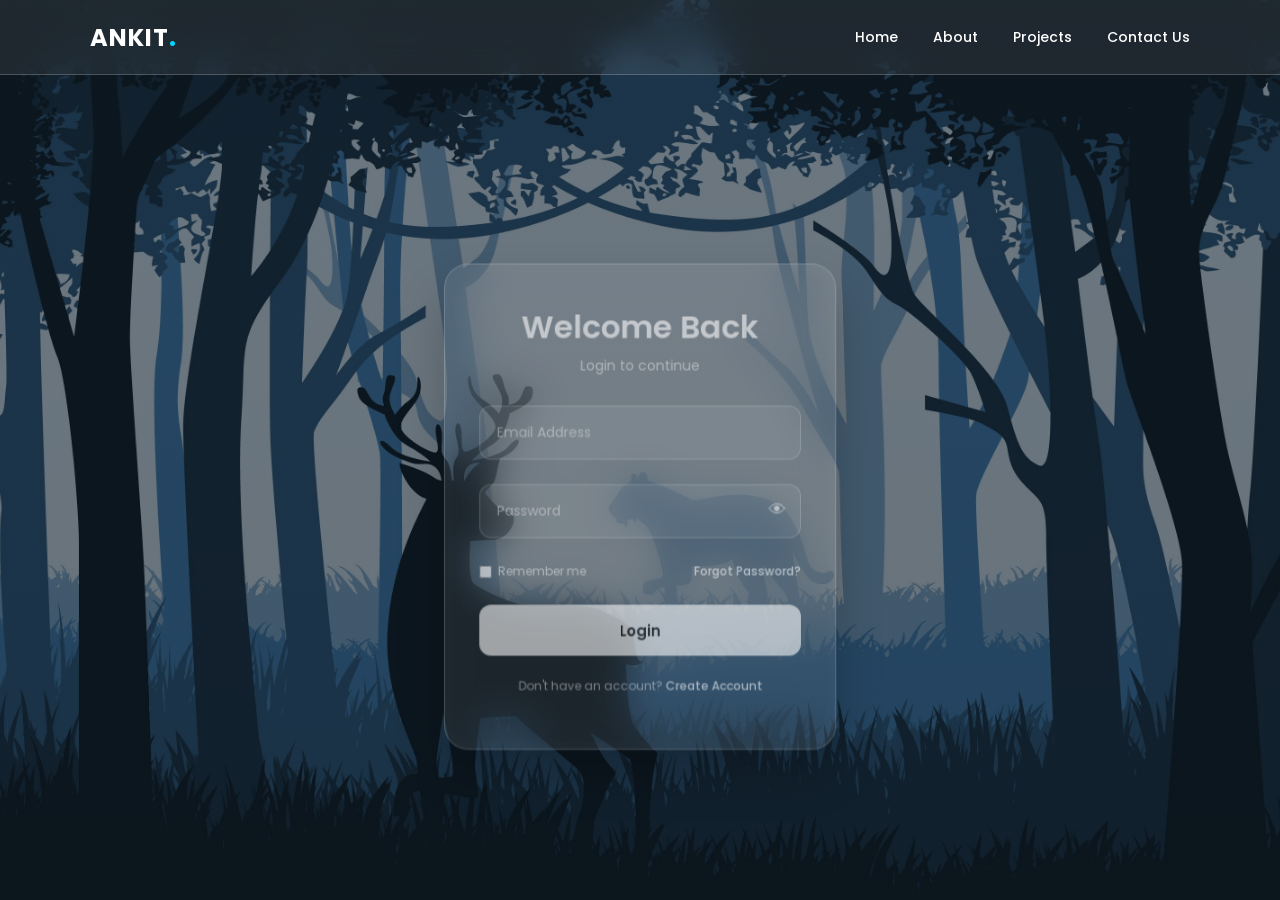
<file: index.html>
<!DOCTYPE html>
<html lang="en">
<head>
    <meta charset="UTF-8">
    <meta name="viewport" content="width=device-width, initial-scale=1.0">
    <meta http-equiv="refresh" content="0; url=glass-login/index.html">
    <title>Ankit Kumar</title>
</head>
<body>
</body>
</html>
</file>
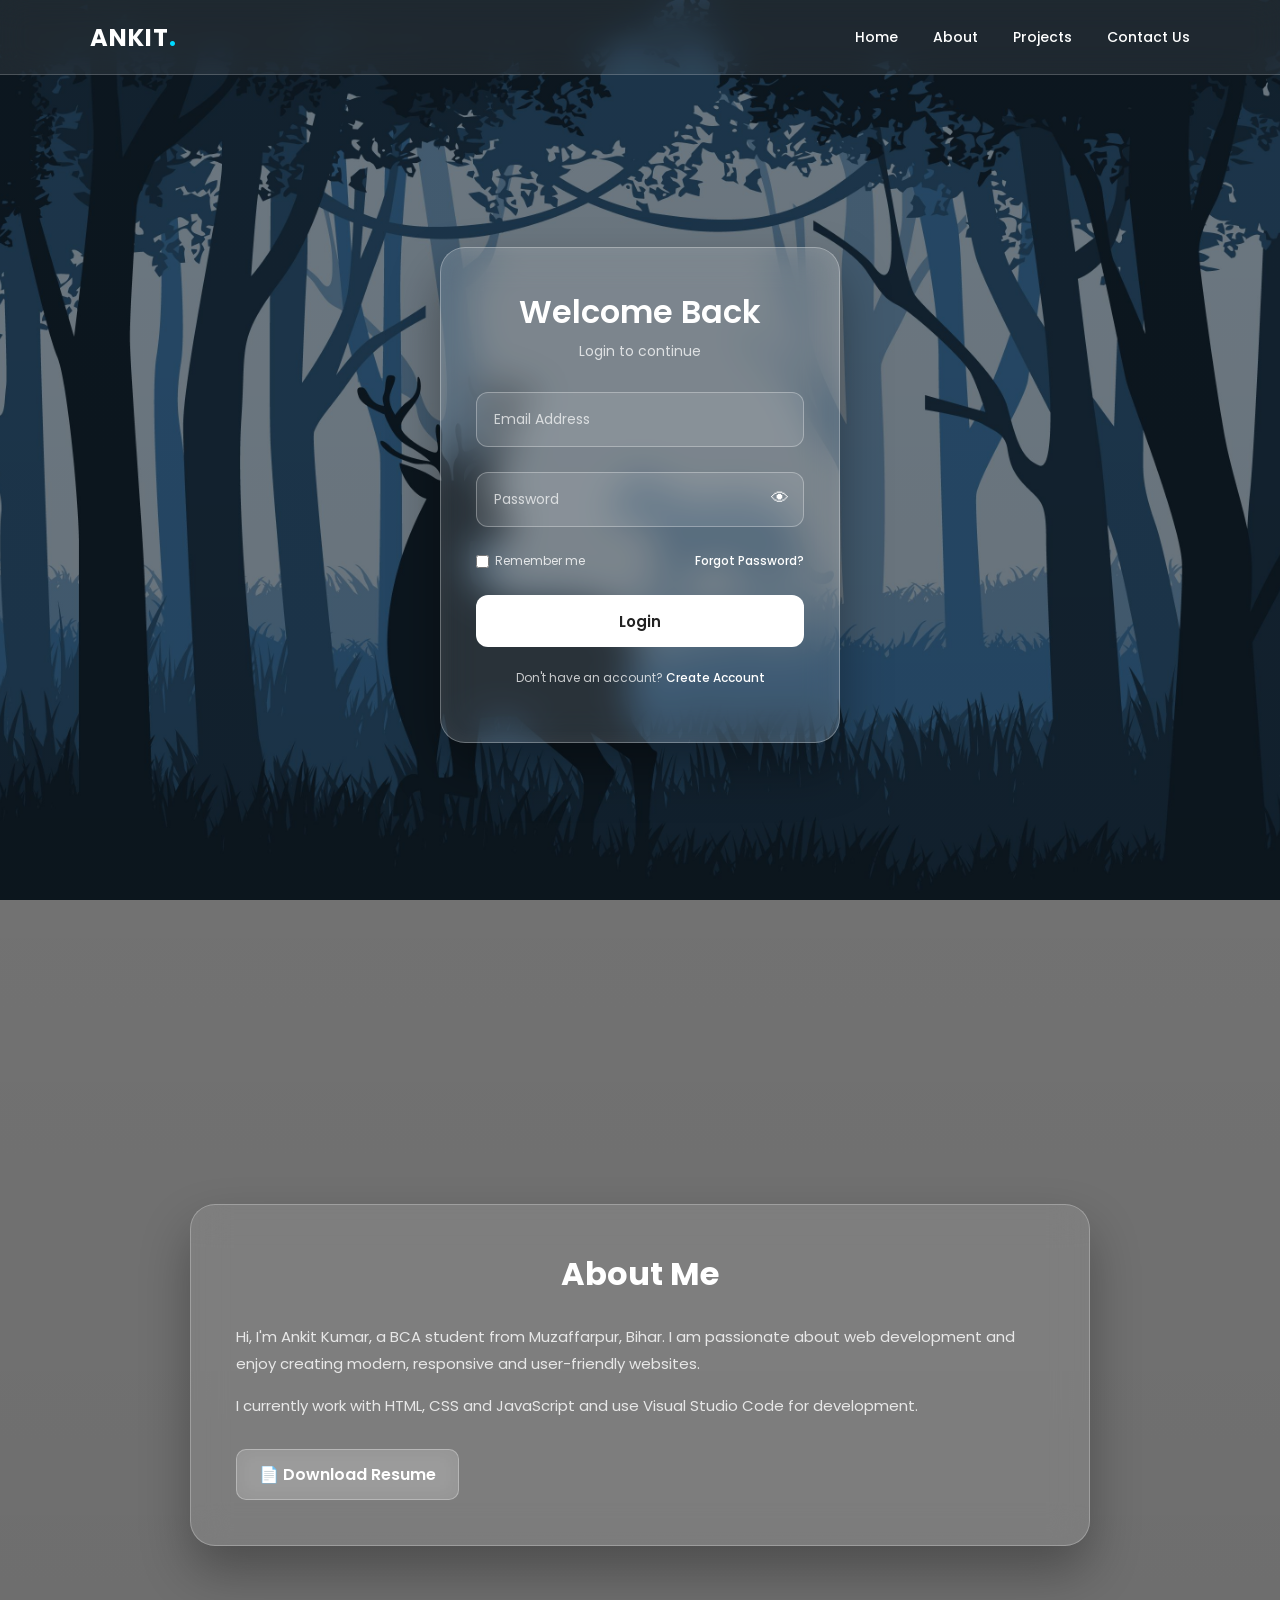
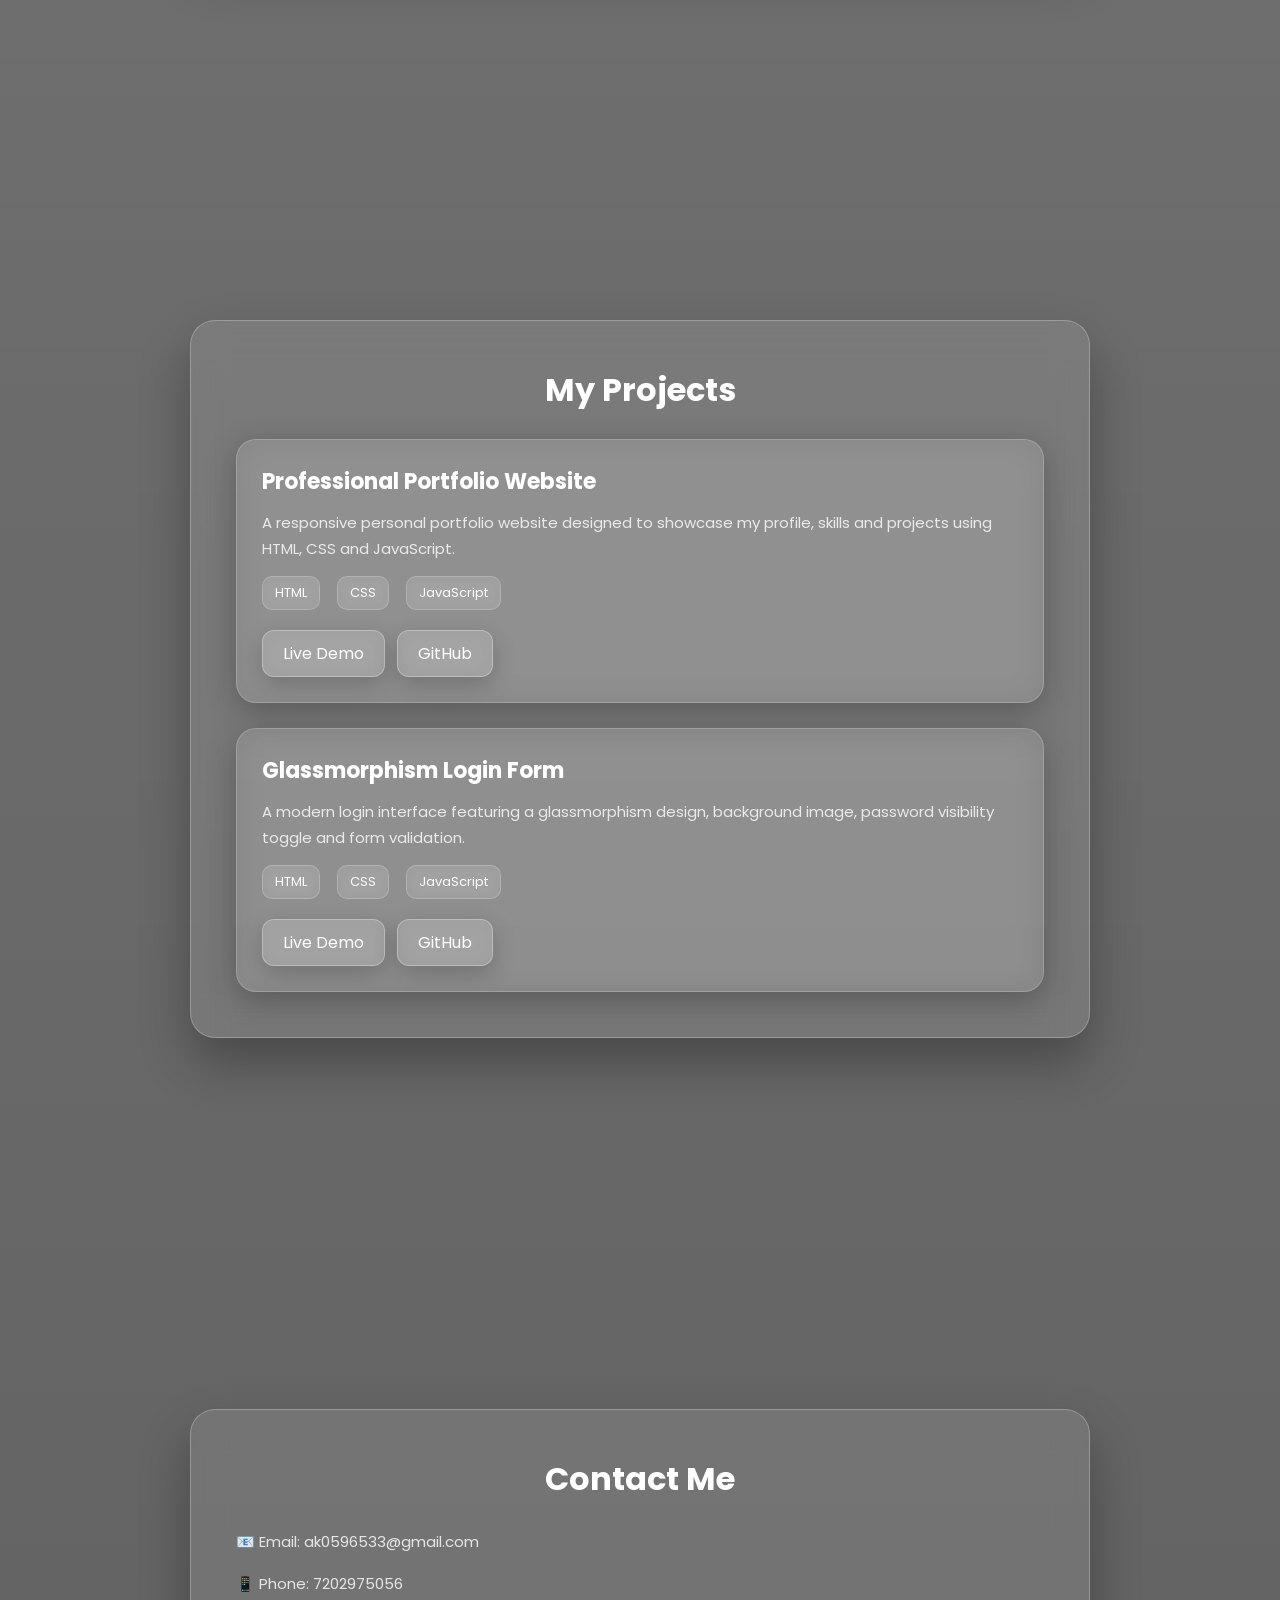
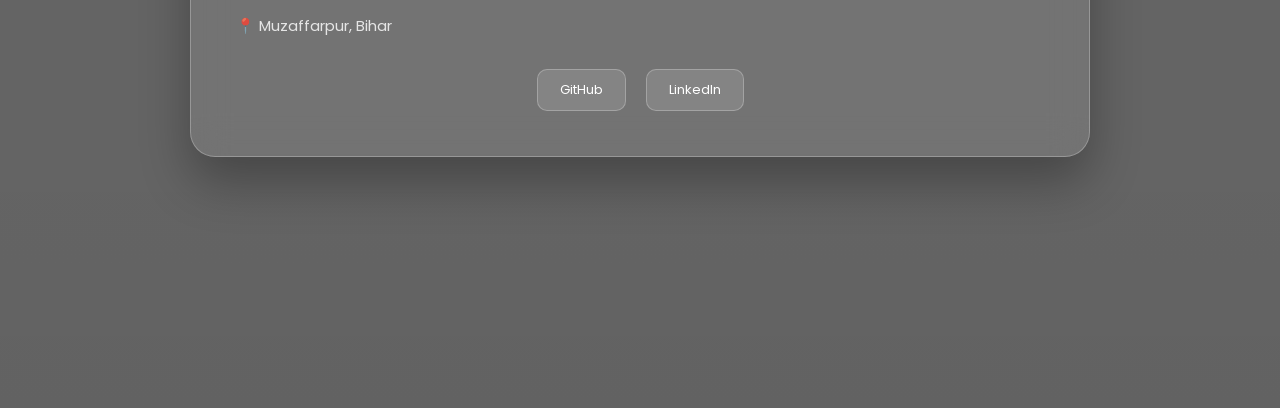
<file: glass-login/index.html>
<!DOCTYPE html>
<html lang="en">
<head>
    <meta charset="UTF-8">
    <meta name="viewport" content="width=device-width, initial-scale=1.0">

    <title>Glass Login</title>

    <!-- Google Font -->
    <link rel="preconnect" href="https://fonts.googleapis.com">
    <link rel="preconnect" href="https://fonts.gstatic.com" crossorigin>
    <link href="https://fonts.googleapis.com/css2?family=Poppins:wght@400;500;600;700&display=swap" rel="stylesheet">

    <!-- CSS -->
    <link rel="stylesheet" href="style.css">
</head>

<body>
<nav class="navbar">
    <div class="logo">ANKIT<span>.</span></div>

    <div class="nav-links">
        <a href="#home">Home</a>
        <a href="#about">About</a>
        <a href="#projects">Projects</a>
        <a href="#contact">Contact Us</a>
    </div>
</nav>
    <div class="login-container">

        <div class="login-box">

            <h1>Welcome Back</h1>
            <p class="subtitle">Login to continue</p>

            <form id="loginForm">

                <div class="input-box">
                    <input type="email" id="email" placeholder=" " required>
                    <label>Email Address</label>
                </div>

                <div class="input-box password-box">
                    <input type="password" id="password" placeholder=" " required>
                    <label>Password</label>
                    <button type="button" id="togglePassword">👁</button>
                </div>

                <div class="options">
                    <label>
                        <input type="checkbox">
                        Remember me
                    </label>

                    <a href="forgot-password.html">Forgot Password?</a>
                </div>

                <button type="submit" class="login-btn">
                    Login
                </button>

                <p class="signup">
                    Don't have an account?
                    <a href="signup.html">Create Account</a>
                </p>

                <p id="message"></p>

            </form>

        </div>

    </div>

    <script src="script.js"></script>
<!-- About Section -->
<section id="about" class="content-section">
    <div class="section-box">
        <h2>About Me</h2>
        <p>
            Hi, I'm Ankit Kumar, a BCA student from Muzaffarpur, Bihar.
            I am passionate about web development and enjoy creating
            modern, responsive and user-friendly websites.
        </p>
        <p>
            I currently work with HTML, CSS and JavaScript and use
            Visual Studio Code for development.
        </p>
        <a href="Ankit_Kumar_Resume.docx" download
            class="resume-btn">
            📄 Download Resume
</a>
    </div>
</section>


<!-- Projects Section -->
<section id="projects" class="content-section">
    <div class="section-box">
        <h2>My Projects</h2>

        <div class="project-card">
            <h3>Professional Portfolio Website</h3>
            <p>
                A responsive personal portfolio website designed to
                showcase my profile, skills and projects using
                HTML, CSS and JavaScript.
            </p>

            <div class="tech-stack">
    <span>HTML</span>
    <span>CSS</span>
    <span>JavaScript</span>
</div>
            <div class="project-buttons">
    <a href="index.html"class="project-btn">Live Demo</a>
    <a href="https://github.com/ak0596533-ux"
       target="_blank"
       class="project-btn">GitHub</a>
</div>
        </div>

        <div class="project-card">
            <h3>Glassmorphism Login Form</h3>
            <p>
                A modern login interface featuring a glassmorphism
                design, background image, password visibility toggle
                and form validation.
            </p>

           <div class="tech-stack">
    <span>HTML</span>
    <span>CSS</span>
    <span>JavaScript</span>
</div>
            <div class="project-buttons">
    <a href="./glass-login/index.html" class="project-btn">Live Demo</a>
    <a href="https://github.com/ak0596533-ux"
       target="_blank"
       class="project-btn">GitHub</a>
</div>
        </div>
    </div>
</section>


<!-- Contact Section -->
<section id="contact" class="content-section">
    <div class="section-box">
        <h2>Contact Me</h2>

        <p>📧 Email: ak0596533@gmail.com</p>
        <p>📱 Phone: 7202975056</p>
        <p>📍 Muzaffarpur, Bihar</p>

        <div class="social-links">
            <a href="https://github.com/ak0596533-ux" target="_blank">
                GitHub
            </a>

            <a href="https://www.linkedin.com/in/ankit-kumar-90a5982a2"
               target="_blank">
                LinkedIn
            </a>
        </div>
    </div>
</section>
</body>
</html>
</file>
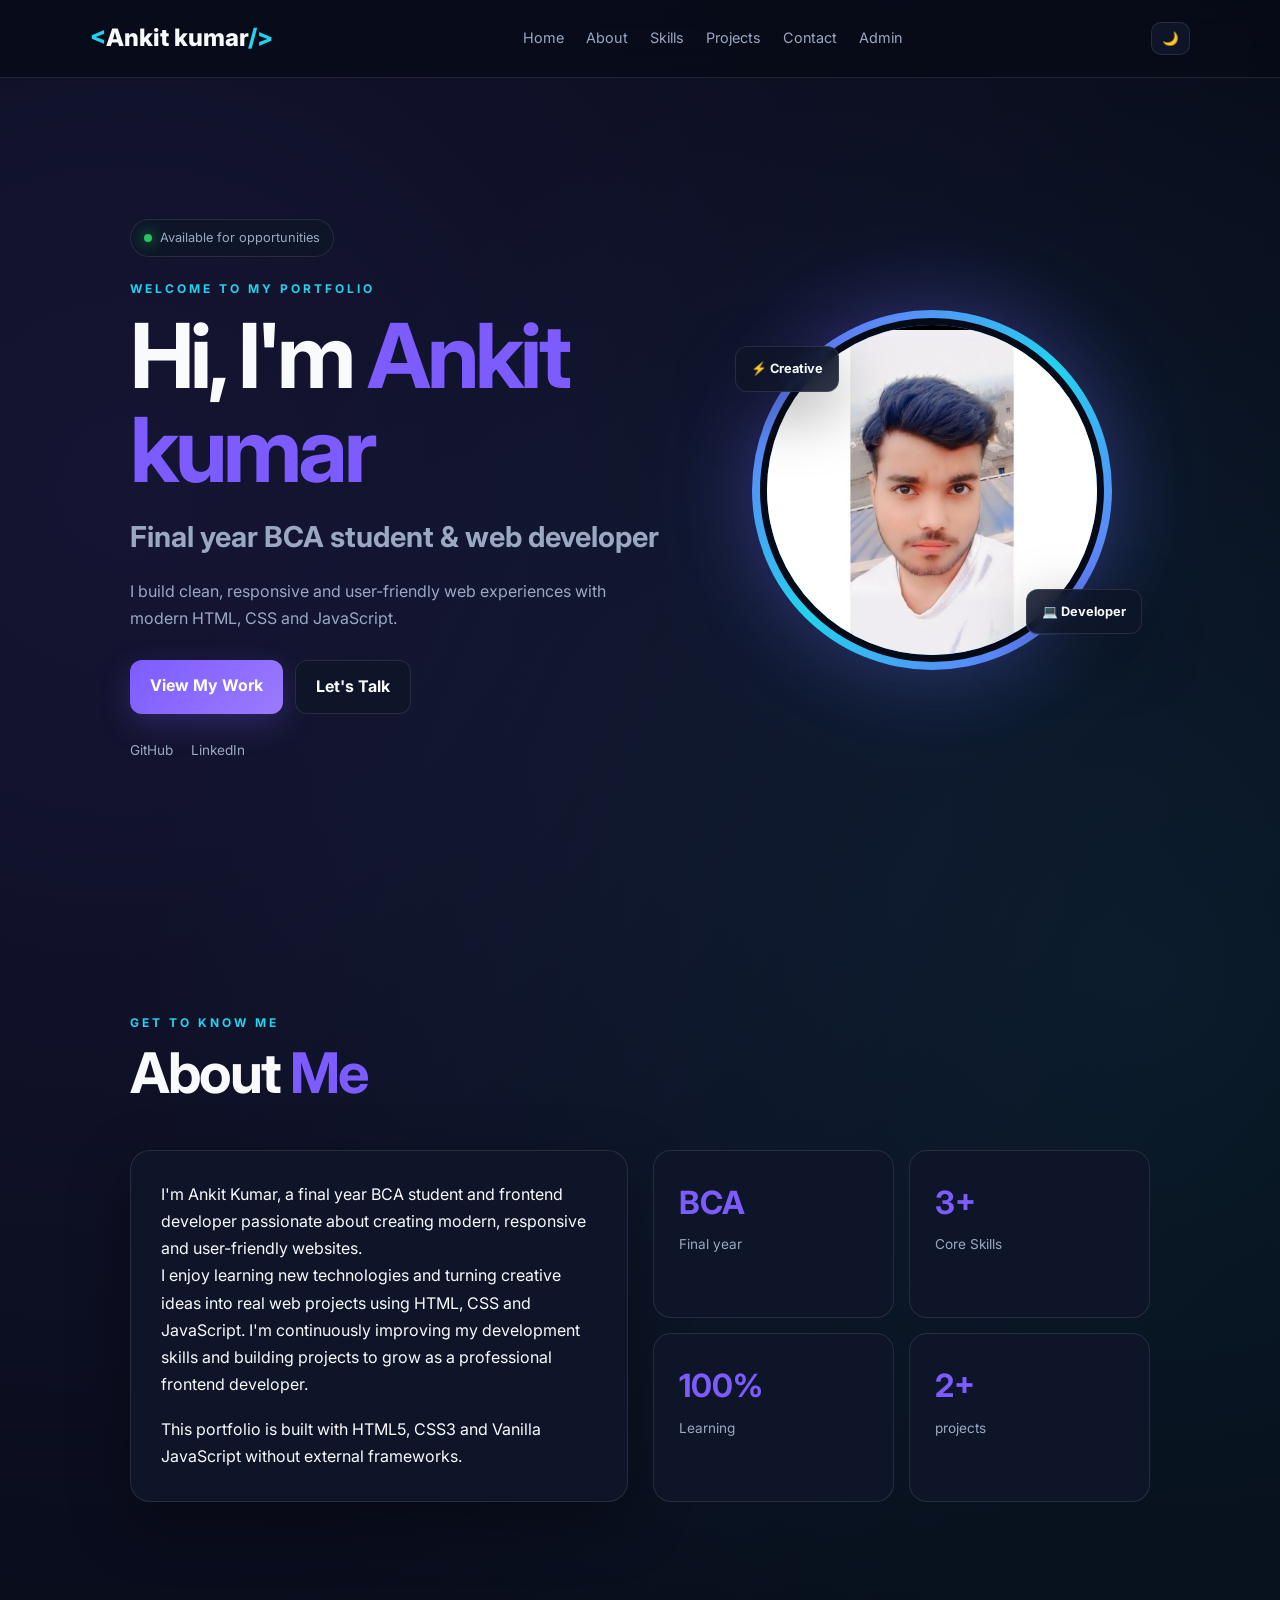
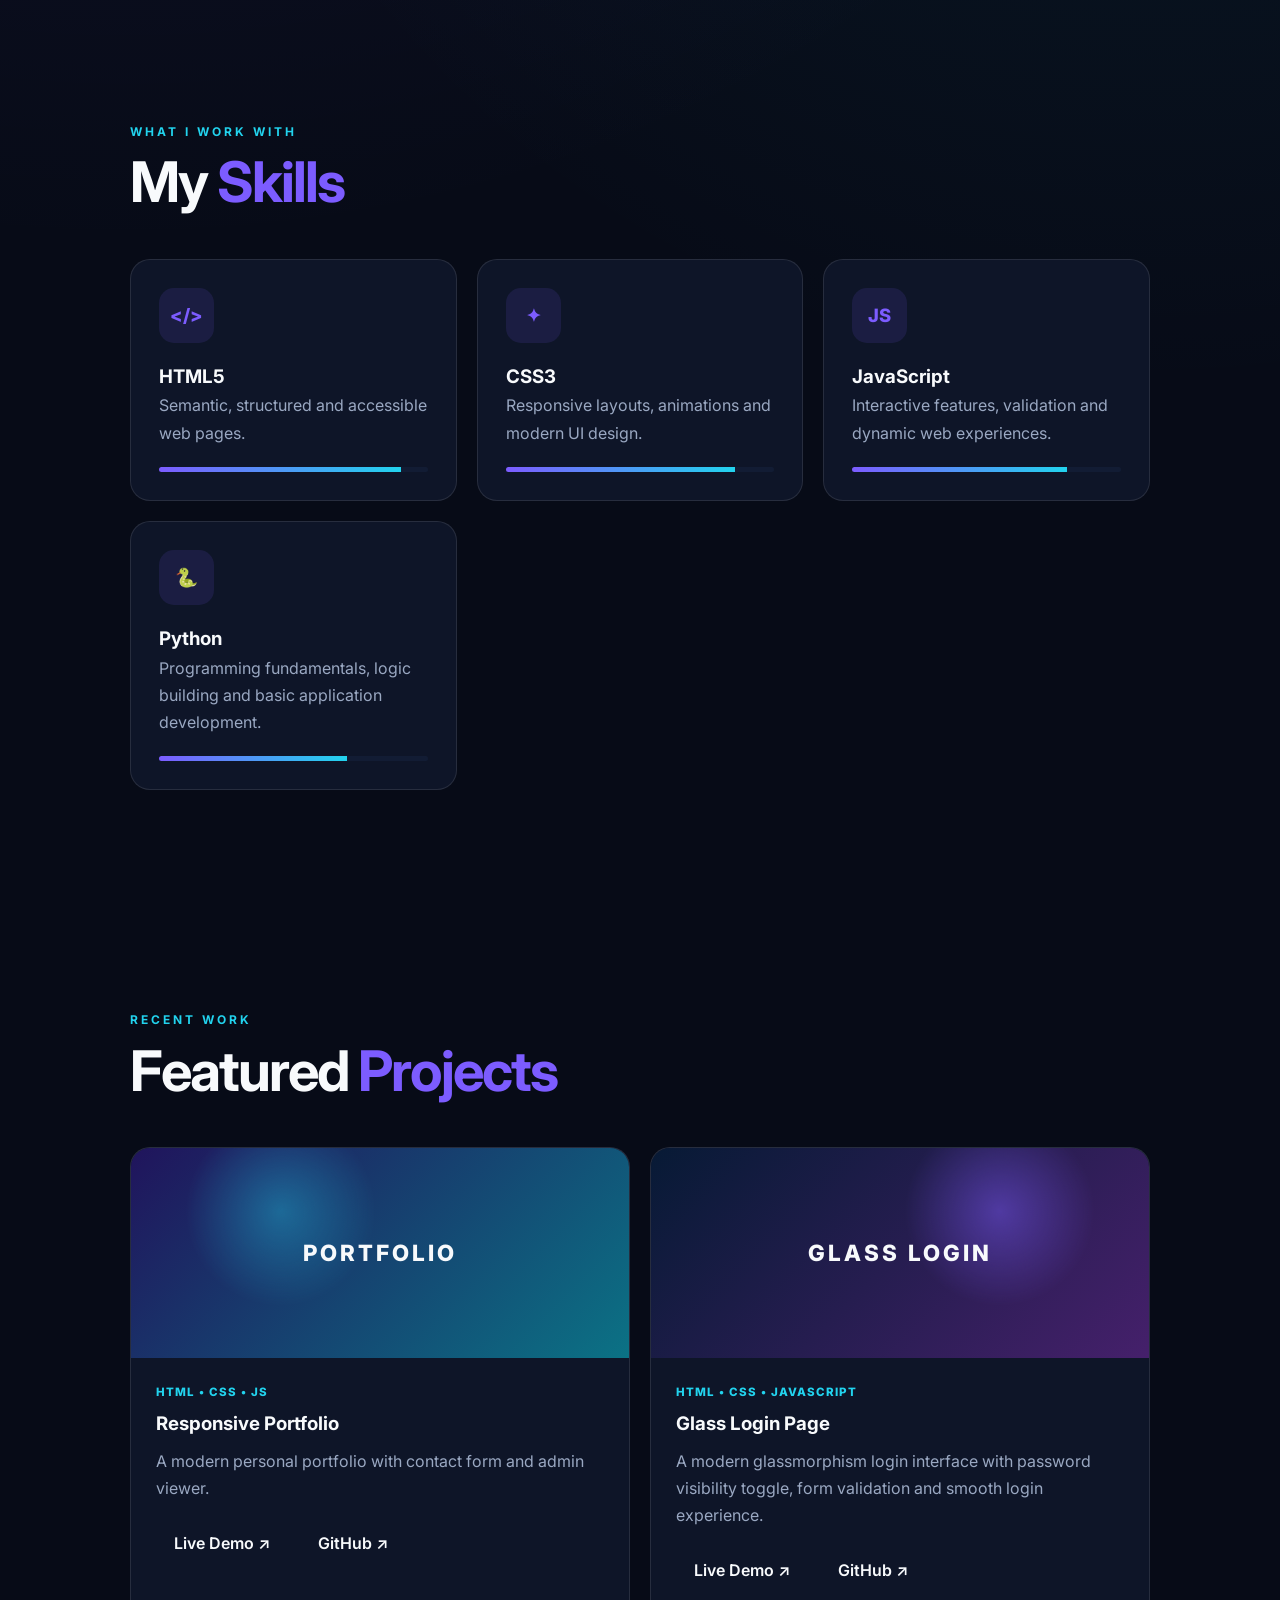
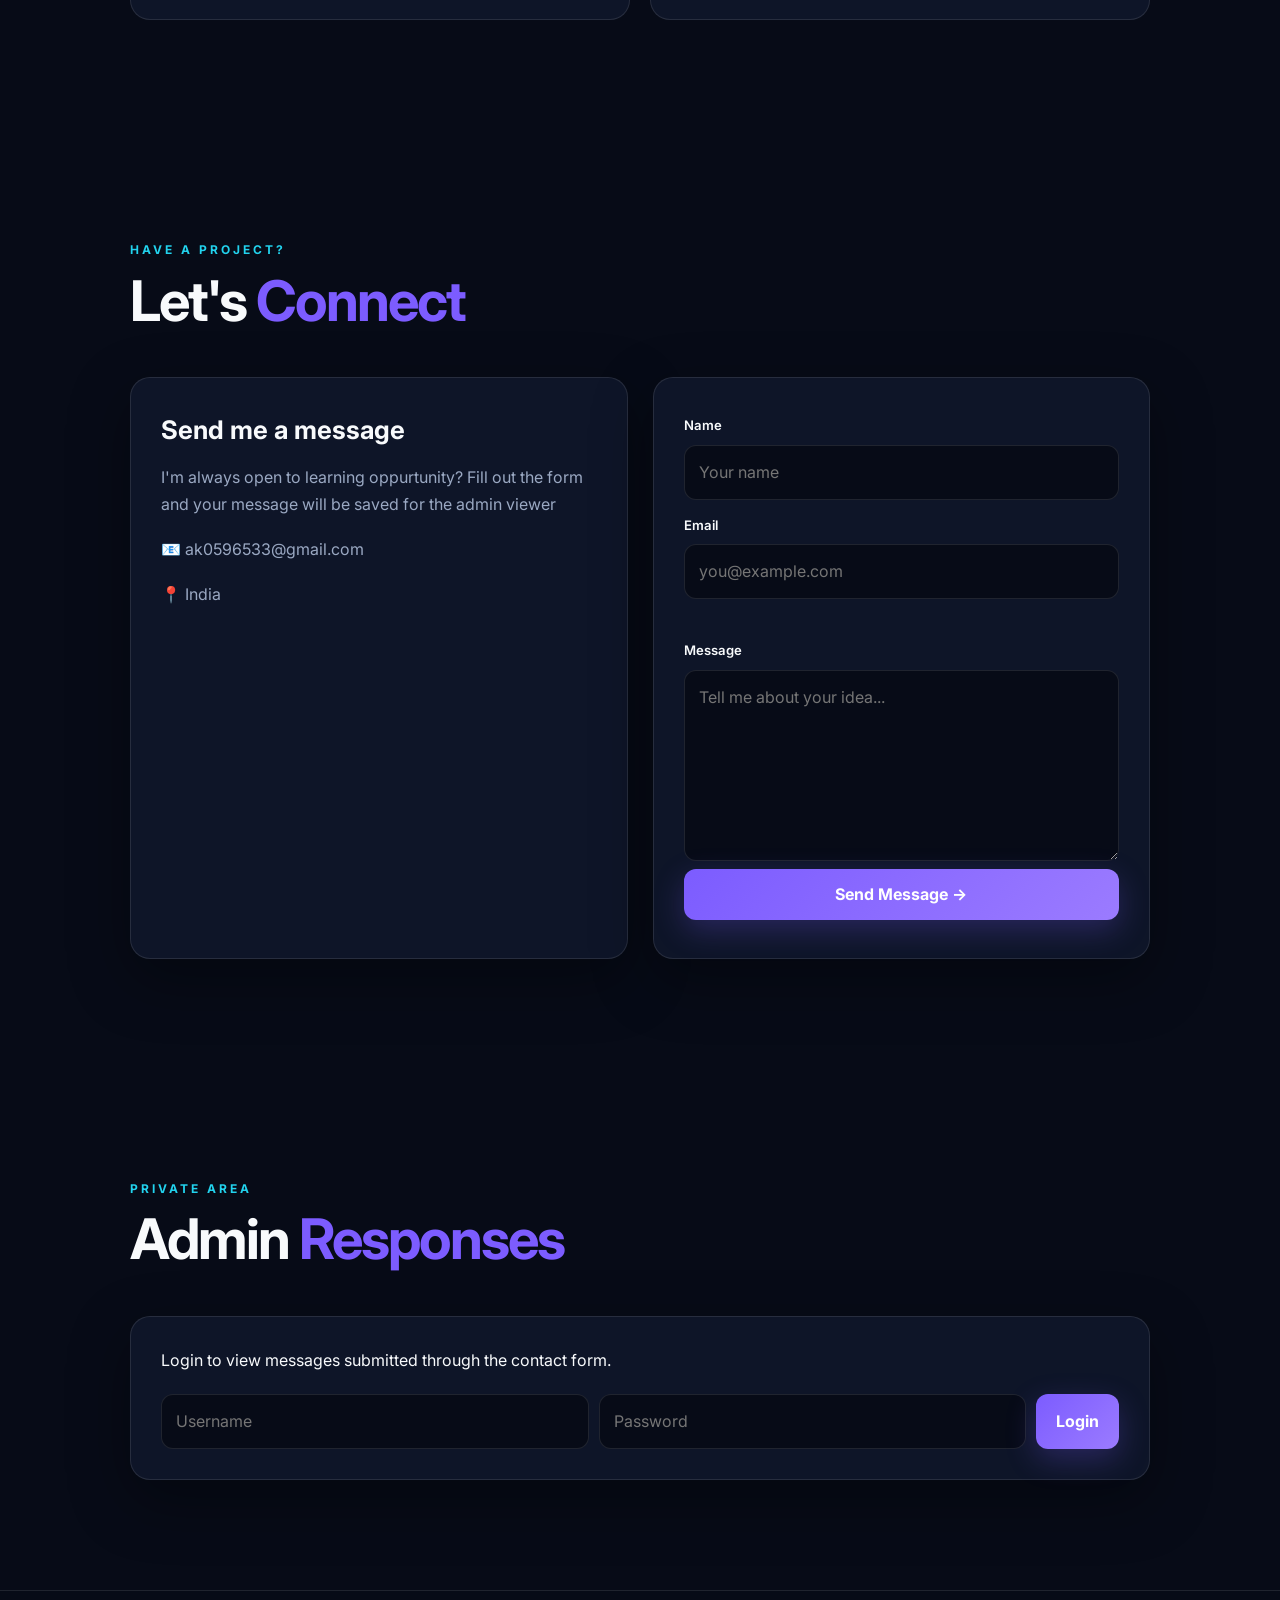
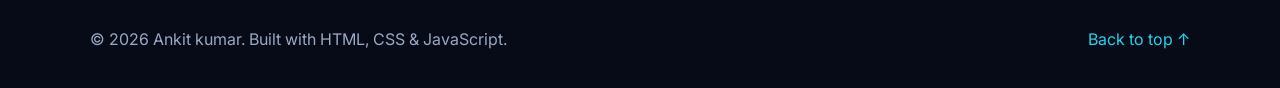
<file: portfolio.html>
<!DOCTYPE html>
<html lang="en">
<head>
  <meta charset="UTF-8">
  <meta name="viewport" content="width=device-width, initial-scale=1.0">
  <meta name="description" content="Professional personal portfolio website">
  <title>Ankit's | Portfolio</title>

  <link rel="preconnect" href="https://fonts.googleapis.com">
  <link rel="preconnect" href="https://fonts.gstatic.com" crossorigin>

  <link href="https://fonts.googleapis.com/css2?family=Inter:wght@400;500;600;700;800&display=swap" rel="stylesheet">

  <link rel="stylesheet" href="style.css">
</head>

<body>

  <div class="progress-bar" id="progressBar"></div>

  <!-- NAVBAR -->
  <header class="navbar">

    <a href="#home" class="logo">
      <span>&lt;</span>Ankit kumar<span>/&gt;</span>
    </a>

    <nav id="navMenu">
      <a href="#home">Home</a>
      <a href="#about">About</a>
      <a href="#skills">Skills</a>
      <a href="#projects">Projects</a>
      <a href="#contact">Contact</a>
      <a href="#admin">Admin</a>
    </nav>

    <div class="nav-actions">
      <button id="themeToggle" class="icon-btn">🌙</button>
      <button id="menuToggle" class="menu-btn">☰</button>
    </div>

  </header>


  <main>

    <!-- HERO -->
    <section id="home" class="hero section-reveal">

      <div class="hero-content">

        <div class="status-pill">
          <span></span>
          Available for opportunities
        </div>

        <p class="eyebrow">
          WELCOME TO MY PORTFOLIO
        </p>

        <h1>
          Hi, I'm <span>Ankit kumar</span>
        </h1>

        <h2>
          Final year BCA student & web developer
        </h2>

        <p class="hero-text">
          I build clean, responsive and user-friendly web experiences
          with modern HTML, CSS and JavaScript.
        </p>

        <div class="hero-buttons">

          <a href="#projects" class="btn primary">
            View My Work
          </a>

          <a href="#contact" class="btn secondary">
            Let's Talk
          </a>

        </div>

        <div class="socials">
          <a href="https://github.com/ak0596533-ux" target="_blank" rel="noopener noreferrer">
    GitHub
  </a>

  <a href="https://www.linkedin.com/in/ankit-kumar-90a5982a2/" target="_blank" rel="noopener noreferrer">
    LinkedIn
  </a>
        </div>

      </div>


      <!-- PROFILE IMAGE -->
      <div class="hero-image-wrap">

        <div class="glow"></div>

        <div class="image-ring">

          <img
            src="profile.jpeg"
            alt="Profile photo"
            onerror="this.style.display='none';this.parentElement.classList.add('photo-placeholder')"
          >

          <div class="placeholder-text">
            YOUR<br>PHOTO
          </div>

        </div>

        <div class="floating-card card-one">
          ⚡ Creative
        </div>

        <div class="floating-card card-two">
          💻 Developer
        </div>

      </div>

    </section>


    <!-- ABOUT -->
    <section id="about" class="section section-reveal">

      <div class="section-heading">

        <p class="eyebrow">
          GET TO KNOW ME
        </p>

        <h2>
          About <span>Me</span>
        </h2>

      </div>


      <div class="about-grid">

        <div class="about-card">

          <p>
            I'm Ankit Kumar, a final year BCA student and frontend
  developer passionate about creating modern, responsive
  and user-friendly websites.
          </p>
             I enjoy learning new technologies and turning creative
  ideas into real web projects using HTML, CSS and
  JavaScript. I'm continuously improving my development
  skills and building projects to grow as a professional
  frontend developer.
          <p>
            This portfolio is built with HTML5, CSS3 and Vanilla
            JavaScript without external frameworks.
          </p>

        </div>


        <div class="stats">

          <div class="stat-card">
            <strong>BCA</strong>
            <span>Final year</span>
          </div>

          <div class="stat-card">
            <strong>3+</strong>
            <span>Core Skills</span>
          </div>

          <div class="stat-card">
            <strong>100%</strong>
            <span>Learning</span>
          </div>

          <div class="stat-card">
            <strong>2+</strong>
            <span>projects</span>
          </div>

        </div>

      </div>

    </section>


    <!-- SKILLS -->
    <section id="skills" class="section section-reveal">

      <div class="section-heading">

        <p class="eyebrow">
          WHAT I WORK WITH
        </p>

        <h2>
          My <span>Skills</span>
        </h2>

      </div>


      <div class="skills-grid">

  <article class="skill-card">

    <div class="skill-icon">
      &lt;/&gt;
    </div>

    <h3>HTML5</h3>

    <p>
      Semantic, structured and accessible web pages.
    </p>

    <div class="skill-bar">
      <span style="width:90%"></span>
    </div>

  </article>


  <article class="skill-card">

    <div class="skill-icon">
      ✦
    </div>

    <h3>CSS3</h3>

    <p>
      Responsive layouts, animations and modern UI design.
    </p>

    <div class="skill-bar">
      <span style="width:85%"></span>
    </div>

  </article>


  <article class="skill-card">

    <div class="skill-icon">
      JS
    </div>

    <h3>JavaScript</h3>

    <p>
      Interactive features, validation and dynamic web experiences.
    </p>

    <div class="skill-bar">
      <span style="width:80%"></span>
    </div>

  </article>


  <article class="skill-card">

    <div class="skill-icon">
      🐍
    </div>

    <h3>Python</h3>

    <p>
      Programming fundamentals, logic building and basic application development.
    </p>

    <div class="skill-bar">
      <span style="width:70%"></span>
    </div>


</article>

      </div>

    </section>


    <!-- PROJECTS -->
    <section id="projects" class="section section-reveal">

      <div class="section-heading">

        <p class="eyebrow">
          RECENT WORK
        </p>

        <h2>
          Featured <span>Projects</span>
        </h2>

      </div>


      <div class="projects-grid">

        <article class="project-card">

          <div class="project-visual portfolio-visual">
            <span>PORTFOLIO</span>
          </div>

          <div class="project-info">

            <p class="project-tag">
              HTML • CSS • JS
            </p>

            <h3>
              Responsive Portfolio
            </h3>

            <p>
              A modern personal portfolio with contact form
              and admin viewer.
            </p>
            <div class="project-links">
  <a href="portfolio.html" class="project-btn">Live Demo ↗</a>
  <a href="https://github.com/ak0596533-ux" class="project-btn">GitHub ↗</a>
</div>

          </div>

        </article>


        <article class="project-card">

  <div class="project-visual contact-visual">
    <span>GLASS LOGIN</span>
  </div>

  <div class="project-info">

    <p class="project-tag">
      HTML • CSS • JAVASCRIPT
    </p>

    <h3>
      Glass Login Page
    </h3>

    <p>
      A modern glassmorphism login interface with
      password visibility toggle, form validation
      and smooth login experience.
    </p>
    <div class="project-links">
  <a href="glass-login/index.html" class="project-btn">Live Demo ↗</a>
  <a href="https://github.com/ak0596533-ux" class="project-btn">GitHub ↗</a>
</div>

  </div>
        </article>

      </div>

    </section>


    <!-- CONTACT -->
    <section id="contact" class="section section-reveal">

      <div class="section-heading">

        <p class="eyebrow">
          HAVE A PROJECT?
        </p>

        <h2>
          Let's <span>Connect</span>
        </h2>

      </div>


      <div class="contact-grid">

        <div class="contact-copy">

          <h3>
            Send me a message
          </h3>

          <p>
            I'm always open to learning oppurtunity?
            Fill out the form and your message will be
            saved for the admin viewer
            
            
          </p>

          <div class="contact-detail">
            📧 ak0596533@gmail.com
          </div>

          <div class="contact-detail">
            📍 India
          </div>

        </div>


        <form id="contactForm" class="contact-form">

          <label for="name">
            Name
          </label>

          <input
            id="name"
            type="text"
            placeholder="Your name"
            required
          >


          <label for="email">
            Email
          </label>

          <input
            id="email"
            type="email"
            placeholder="you@example.com"
            required
          >

          <small id="emailError"></small>


          <label for="message">
            Message
          </label>

          <textarea
            id="message"
            rows="6"
            placeholder="Tell me about your idea..."
            required
          ></textarea>


          <button
            class="btn primary"
            type="submit"
          >
            Send Message →
          </button>

          <p
            id="formStatus"
            class="status-message"
          ></p>

        </form>

      </div>

    </section>


    <!-- ADMIN -->
    <section id="admin" class="section section-reveal">

      <div class="section-heading">

        <p class="eyebrow">
          PRIVATE AREA
        </p>

        <h2>
          Admin <span>Responses</span>
        </h2>

      </div>


      <div id="loginBox" class="admin-box">

        <p>
          Login to view messages submitted through
          the contact form.
        </p>

        <div class="admin-form">

          <input
            id="username"
            type="text"
            placeholder="Username"
          >

          <input
            id="password"
            type="password"
            placeholder="Password"
          >

          <button
            id="loginBtn"
            class="btn primary"
          >
            Login
          </button>

        </div>

        <p
          id="loginStatus"
          class="status-message"
        ></p>

      </div>


      <div
        id="responses"
        class="responses hidden"
      ></div>

    </section>

  </main>


  <footer>

    <p>
      © 2026 Ankit kumar. Built with HTML, CSS & JavaScript.
    </p>

    <a href="#home">
      Back to top ↑
    </a>

  </footer>


  <script src="script.js"></script>

</body>
</html>
</file>
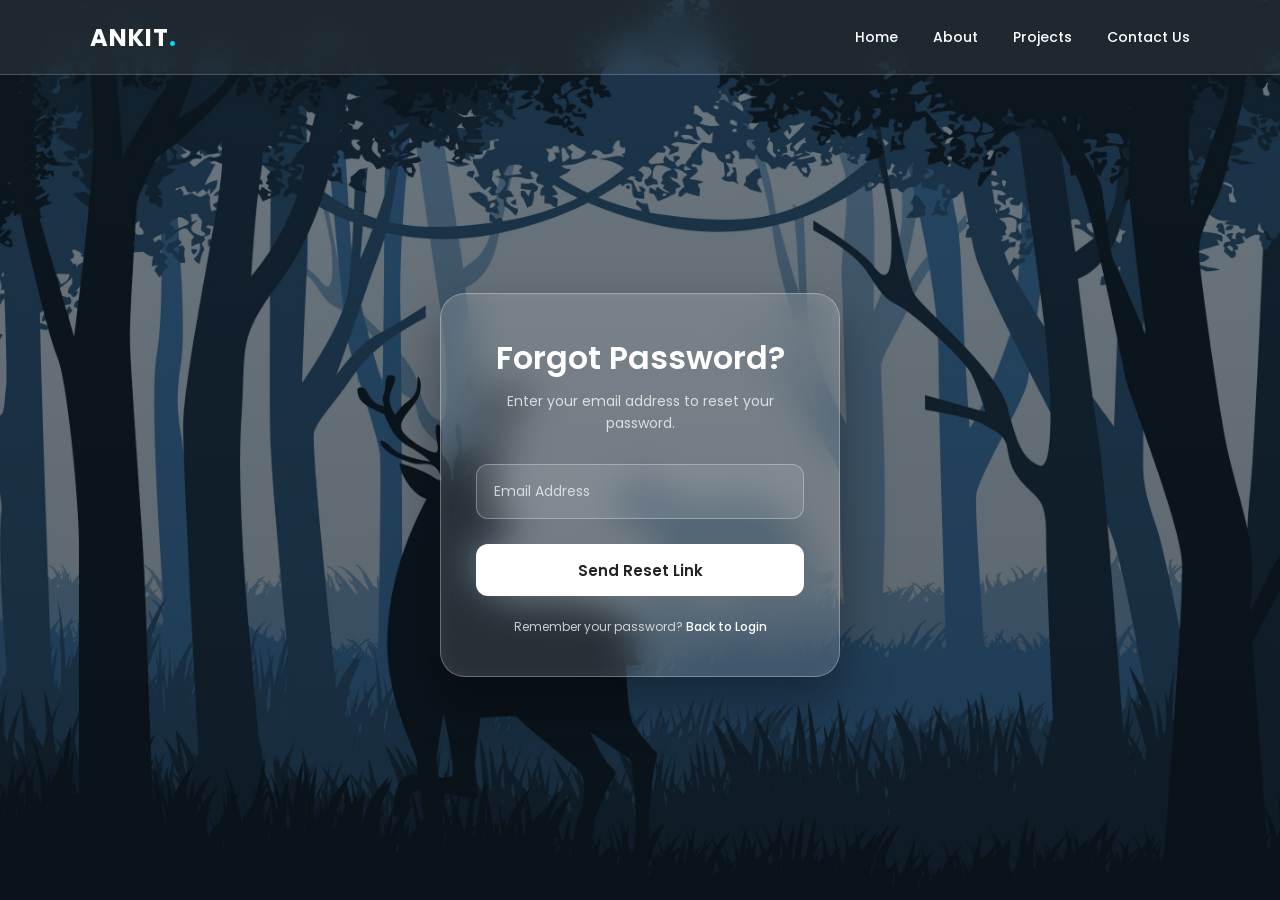
<file: glass-login/forgot-password.html>
<!DOCTYPE html>
<html lang="en">
<head>
    <meta charset="UTF-8">
    <meta name="viewport" content="width=device-width, initial-scale=1.0">

    <title>Forgot Password</title>

    <link rel="preconnect" href="https://fonts.googleapis.com">
    <link rel="preconnect" href="https://fonts.gstatic.com" crossorigin>
    <link href="https://fonts.googleapis.com/css2?family=Poppins:wght@400;500;600;700&display=swap" rel="stylesheet">

    <link rel="stylesheet" href="style.css">

    <style>
        .forgot-container {
            width: 100%;
            min-height: 100vh;
            display: flex;
            justify-content: center;
            align-items: center;
            padding: 110px 20px 40px;
        }

        .forgot-box {
            width: 400px;
            padding: 40px 35px;
            border-radius: 25px;

            background: rgba(255, 255, 255, 0.12);
            border: 1px solid rgba(255, 255, 255, 0.3);

            backdrop-filter: blur(18px);
            -webkit-backdrop-filter: blur(18px);

            box-shadow:
                0 25px 50px rgba(0, 0, 0, 0.35),
                inset 0 0 20px rgba(255, 255, 255, 0.05);

            color: white;

            animation: boxAnimation 0.8s ease;
        }

        .forgot-box h1 {
            text-align: center;
            font-size: 32px;
            font-weight: 600;
            margin-bottom: 8px;
        }

        .forgot-subtitle {
            text-align: center;
            font-size: 14px;
            color: rgba(255, 255, 255, 0.75);
            margin-bottom: 30px;
            line-height: 1.6;
        }

        .forgot-input {
            position: relative;
            margin-bottom: 25px;
        }

        .forgot-input input {
            width: 100%;
            height: 55px;
            padding: 0 18px;

            background: rgba(255, 255, 255, 0.1);
            border: 1px solid rgba(255, 255, 255, 0.3);
            border-radius: 12px;

            outline: none;
            color: white;
            font-size: 14px;

            transition: 0.3s;
        }

        .forgot-input input:focus {
            border-color: white;
            background: rgba(255, 255, 255, 0.16);
            box-shadow: 0 0 15px rgba(255, 255, 255, 0.12);
        }

        .forgot-input label {
            position: absolute;
            left: 18px;
            top: 17px;

            color: rgba(255, 255, 255, 0.7);
            font-size: 14px;

            pointer-events: none;
            transition: 0.3s;
        }

        .forgot-input input:focus + label,
        .forgot-input input:not(:placeholder-shown) + label {
            top: -9px;
            left: 14px;

            padding: 0 6px;

            background: rgba(40, 40, 40, 0.7);
            border-radius: 5px;

            font-size: 11px;
            color: white;
        }

        .reset-btn {
            width: 100%;
            height: 52px;

            border: none;
            border-radius: 12px;

            background: white;
            color: #222;

            font-family: "Poppins", sans-serif;
            font-size: 15px;
            font-weight: 600;

            cursor: pointer;
            transition: 0.3s;
        }

        .reset-btn:hover {
            transform: translateY(-2px);
            box-shadow: 0 10px 25px rgba(0, 0, 0, 0.3);
        }

        .reset-btn:active {
            transform: scale(0.97);
        }

        .back-login {
            text-align: center;
            font-size: 12px;
            color: rgba(255, 255, 255, 0.75);
            margin-top: 22px;
        }

        .back-login a {
            color: white;
            text-decoration: none;
            font-weight: 500;
        }

        .back-login a:hover {
            text-decoration: underline;
        }

        @media (max-width: 480px) {
            .forgot-box {
                width: 100%;
                padding: 32px 25px;
                border-radius: 20px;
            }

            .forgot-box h1 {
                font-size: 27px;
            }
        }
    </style>
</head>

<body>

<nav class="navbar">
    <div class="logo">ANKIT<span>.</span></div>

    <div class="nav-links">
        <a href="index.html">Home</a>
        <a href="index.html#about">About</a>
        <a href="index.html#projects">Projects</a>
        <a href="index.html#contact">Contact Us</a>
    </div>
</nav>

<div class="forgot-container">

    <div class="forgot-box">

        <h1>Forgot Password?</h1>

        <p class="forgot-subtitle">
            Enter your email address to reset your password.
        </p>

        <form>

            <div class="forgot-input">
                <input type="email" id="email" placeholder=" " required>
                <label>Email Address</label>
            </div>

            <button type="submit" class="reset-btn">
                Send Reset Link
            </button>

            <p class="back-login">
                Remember your password?
                <a href="index.html">Back to Login</a>
            </p>

        </form>

    </div>

</div>

</body>
</html>
</file>
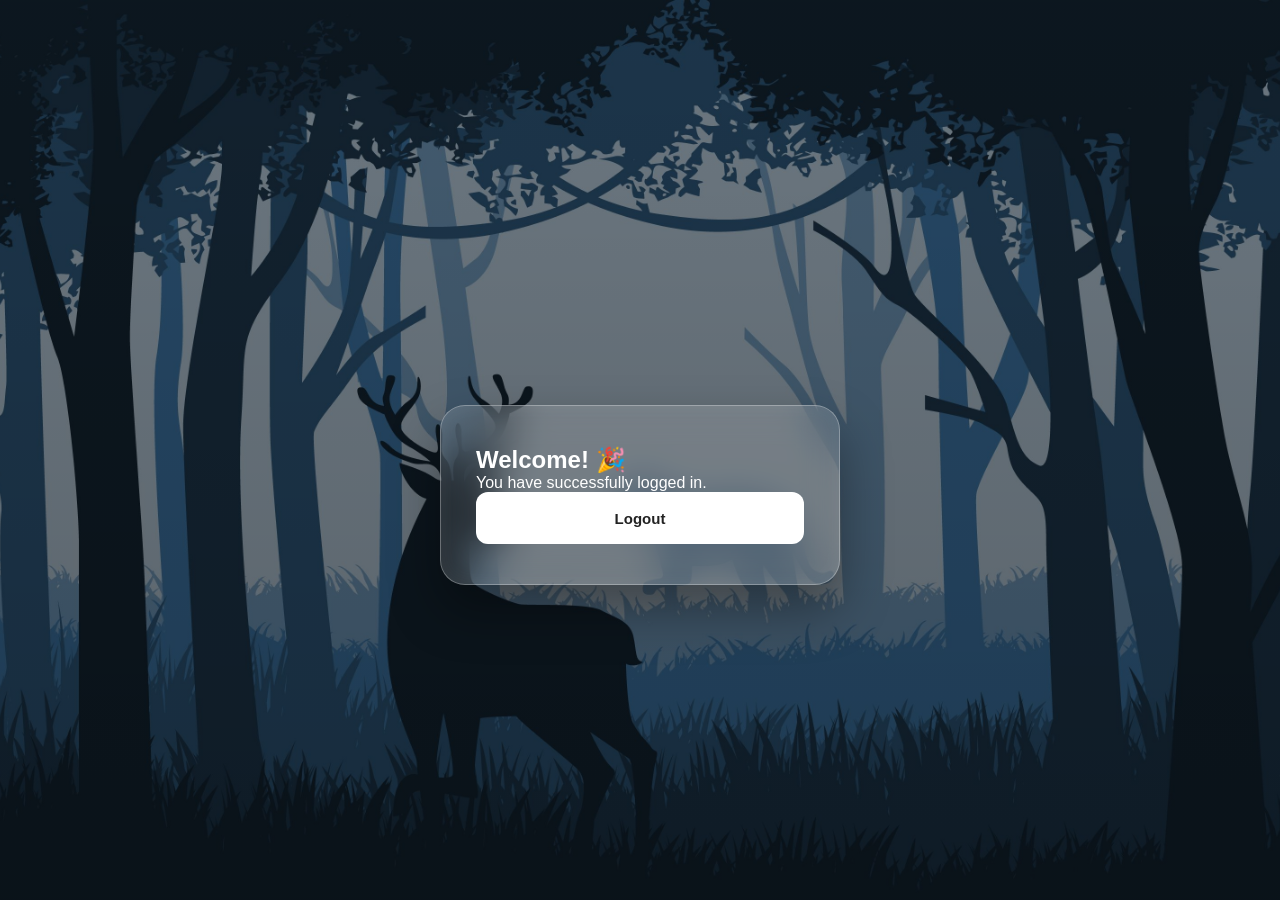
<file: glass-login/home.html>
<!DOCTYPE html>
<html lang="en">
<head>
    <meta charset="UTF-8">
    <meta name="viewport" content="width=device-width, initial-scale=1.0">
    <title>Welcome</title>
    <link rel="stylesheet" href="style.css">
</head>

<body>

    <div class="login-container">
        <div class="login-box">
            <h2>Welcome! 🎉</h2>

            <p>You have successfully logged in.</p>

            <button class="login-btn" onclick="window.location.href='index.html'">
                Logout
            </button>
        </div>
    </div>

</body>
</html>
</file>
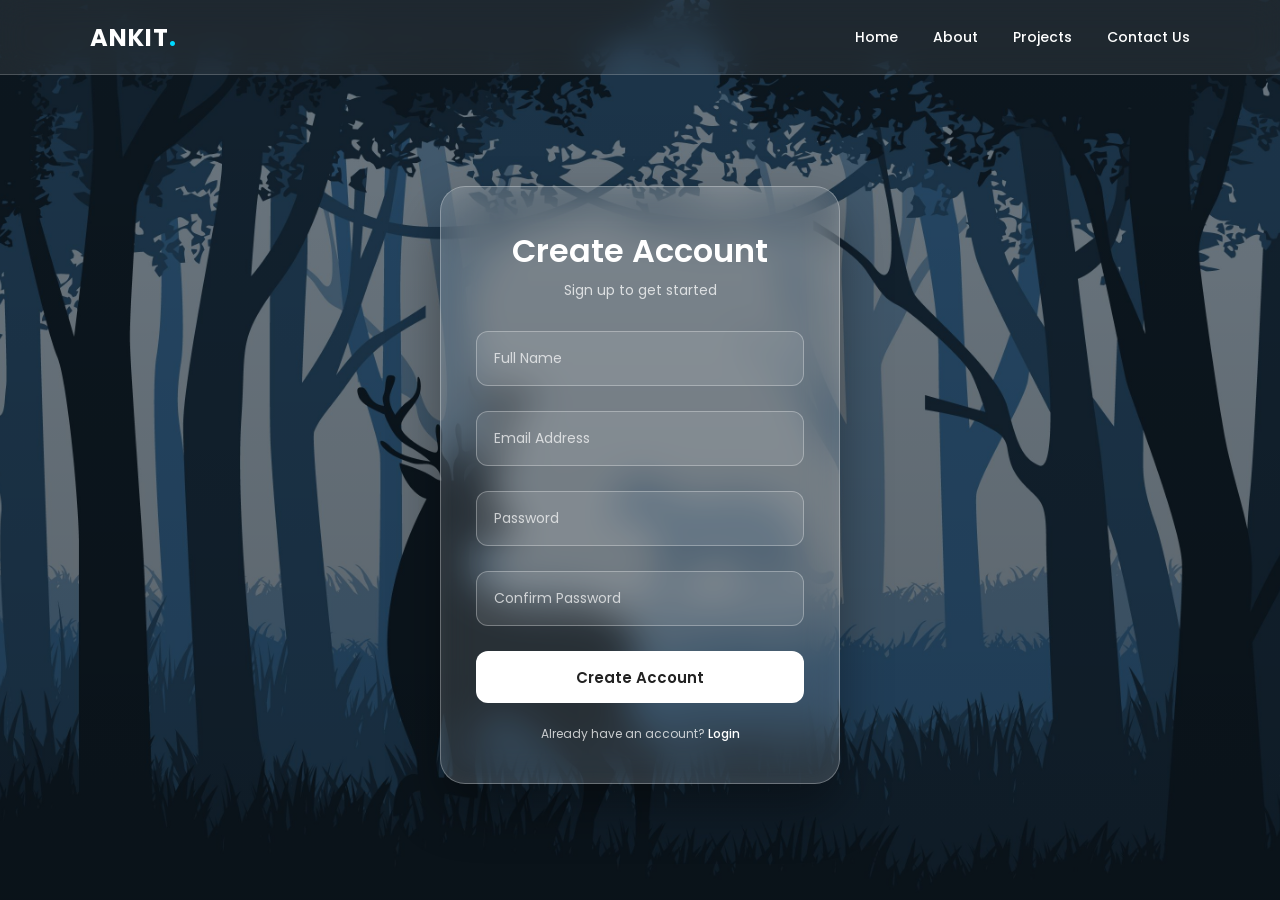
<file: glass-login/signup.html>
<!DOCTYPE html>
<html lang="en">
<head>
    <meta charset="UTF-8">
    <meta name="viewport" content="width=device-width, initial-scale=1.0">

    <title>Create Account</title>

    <link rel="preconnect" href="https://fonts.googleapis.com">
    <link rel="preconnect" href="https://fonts.gstatic.com" crossorigin>
    <link href="https://fonts.googleapis.com/css2?family=Poppins:wght@400;500;600;700&display=swap" rel="stylesheet">

    <link rel="stylesheet" href="style.css">

    <style>
        .signup-container {
            width: 100%;
            min-height: 100vh;
            display: flex;
            justify-content: center;
            align-items: center;
            padding: 110px 20px 40px;
        }

        .signup-box {
            width: 400px;
            padding: 40px 35px;
            border-radius: 25px;

            background: rgba(255, 255, 255, 0.12);
            border: 1px solid rgba(255, 255, 255, 0.3);

            backdrop-filter: blur(18px);
            -webkit-backdrop-filter: blur(18px);

            box-shadow:
                0 25px 50px rgba(0, 0, 0, 0.35),
                inset 0 0 20px rgba(255, 255, 255, 0.05);

            color: white;

            animation: boxAnimation 0.8s ease;
        }

        .signup-box h1 {
            text-align: center;
            font-size: 32px;
            font-weight: 600;
            margin-bottom: 5px;
        }

        .signup-subtitle {
            text-align: center;
            font-size: 14px;
            color: rgba(255, 255, 255, 0.75);
            margin-bottom: 30px;
        }

        .signup-input {
            position: relative;
            margin-bottom: 25px;
        }

        .signup-input input {
            width: 100%;
            height: 55px;
            padding: 0 18px;

            background: rgba(255, 255, 255, 0.1);

            border: 1px solid rgba(255, 255, 255, 0.3);
            border-radius: 12px;

            outline: none;

            color: white;
            font-size: 14px;

            transition: 0.3s;
        }

        .signup-input input:focus {
            border-color: white;
            background: rgba(255, 255, 255, 0.16);
            box-shadow: 0 0 15px rgba(255, 255, 255, 0.12);
        }

        .signup-input label {
            position: absolute;
            left: 18px;
            top: 17px;

            color: rgba(255, 255, 255, 0.7);
            font-size: 14px;

            pointer-events: none;
            transition: 0.3s;
        }

        .signup-input input:focus + label,
        .signup-input input:not(:placeholder-shown) + label {
            top: -9px;
            left: 14px;

            padding: 0 6px;

            background: rgba(40, 40, 40, 0.7);
            border-radius: 5px;

            font-size: 11px;
            color: white;
        }

        .create-btn {
            width: 100%;
            height: 52px;

            border: none;
            border-radius: 12px;

            background: white;
            color: #222;

            font-family: "Poppins", sans-serif;
            font-size: 15px;
            font-weight: 600;

            cursor: pointer;
            transition: 0.3s;
        }

        .create-btn:hover {
            transform: translateY(-2px);
            box-shadow: 0 10px 25px rgba(0, 0, 0, 0.3);
        }

        .create-btn:active {
            transform: scale(0.97);
        }

        .back-login {
            text-align: center;
            font-size: 12px;
            color: rgba(255, 255, 255, 0.75);
            margin-top: 22px;
        }

        .back-login a {
            color: white;
            text-decoration: none;
            font-weight: 500;
        }

        .back-login a:hover {
            text-decoration: underline;
        }

        @media (max-width: 480px) {
            .signup-box {
                width: 100%;
                padding: 32px 25px;
                border-radius: 20px;
            }

            .signup-box h1 {
                font-size: 27px;
            }
        }
    </style>
</head>

<body>

<nav class="navbar">
    <div class="logo">ANKIT<span>.</span></div>

    <div class="nav-links">
        <a href="index.html">Home</a>
        <a href="index.html#about">About</a>
        <a href="index.html#projects">Projects</a>
        <a href="index.html#contact">Contact Us</a>
    </div>
</nav>

<div class="signup-container">

    <div class="signup-box">

        <h1>Create Account</h1>
        <p class="signup-subtitle">Sign up to get started</p>

        <form>

            <div class="signup-input">
                <input type="text" id="name" placeholder=" " required>
                <label>Full Name</label>
            </div>

            <div class="signup-input">
                <input type="email" id="email" placeholder=" " required>
                <label>Email Address</label>
            </div>

            <div class="signup-input">
                <input type="password" id="password" placeholder=" " required>
                <label>Password</label>
            </div>

            <div class="signup-input">
                <input type="password" id="confirmPassword" placeholder=" " required>
                <label>Confirm Password</label>
            </div>

            <button type="submit" class="create-btn">
                Create Account
            </button>

            <p class="back-login">
                Already have an account?
                <a href="index.html">Login</a>
            </p>

        </form>

    </div>

</div>

</body>
</html>
</file>
<file: glass-login/style.css>
* {
    margin: 0;
    padding: 0;
    box-sizing: border-box;
}

body {
    font-family: "Poppins", sans-serif;
    min-height: 100vh;

    background:
        linear-gradient(rgba(0, 0, 0, 0.45), rgba(0, 0, 0, 0.55)),
        url("bg-test.jpg") center/cover fixed no-repeat;

    margin: 0;
    padding: 0;

    overflow-x: hidden;
}

/* Login Container */

.login-container {
    width: 100%;
    min-height: 100vh;
    display: flex;
    justify-content: center;
    align-items: center;
    padding-top: 90px;
}

/* Glass Login Box */

.login-box {
    width: 400px;
    padding: 40px 35px;
    border-radius: 25px;

    background: rgba(255, 255, 255, 0.12);
    border: 1px solid rgba(255, 255, 255, 0.3);

    backdrop-filter: blur(18px);
    -webkit-backdrop-filter: blur(18px);

    box-shadow:
        0 25px 50px rgba(0, 0, 0, 0.35),
        inset 0 0 20px rgba(255, 255, 255, 0.05);

    color: white;

    animation: boxAnimation 0.8s ease;
}

@keyframes boxAnimation {
    from {
        opacity: 0;
        transform: translateY(30px) scale(0.95);
    }

    to {
        opacity: 1;
        transform: translateY(0) scale(1);
    }
}

/* Heading */

.login-box h1 {
    text-align: center;
    font-size: 32px;
    font-weight: 600;
    margin-bottom: 5px;
}

.subtitle {
    text-align: center;
    font-size: 14px;
    color: rgba(255, 255, 255, 0.75);
    margin-bottom: 30px;
}

/* Input */

.input-box {
    position: relative;
    margin-bottom: 25px;
}

.input-box input {
    width: 100%;
    height: 55px;
    padding: 0 18px;

    background: rgba(255, 255, 255, 0.1);

    border: 1px solid rgba(255, 255, 255, 0.3);
    border-radius: 12px;

    outline: none;

    color: white;
    font-size: 14px;

    transition: 0.3s;
}

.input-box input:focus {
    border-color: white;
    background: rgba(255, 255, 255, 0.16);
    box-shadow: 0 0 15px rgba(255, 255, 255, 0.12);
}

/* Floating Label */

.input-box label {
    position: absolute;
    left: 18px;
    top: 17px;

    color: rgba(255, 255, 255, 0.7);

    font-size: 14px;

    pointer-events: none;

    transition: 0.3s;
}

.input-box input:focus + label,
.input-box input:not(:placeholder-shown) + label {
    top: -9px;
    left: 14px;

    padding: 0 6px;

    background: rgba(40, 40, 40, 0.7);

    border-radius: 5px;

    font-size: 11px;
    color: white;
}

/* Password Eye */

.password-box input {
    padding-right: 50px;
}

#togglePassword {
    position: absolute;
    right: 15px;
    top: 16px;

    border: none;
    background: transparent;

    color: white;
    cursor: pointer;

    font-size: 18px;
}

/* Options */

.options {
    display: flex;
    justify-content: space-between;
    align-items: center;

    font-size: 12px;

    margin: 5px 0 25px;
}

.options label {
    display: flex;
    align-items: center;
    gap: 6px;

    color: rgba(255, 255, 255, 0.8);
}

.options input {
    accent-color: white;
}

.options a,
.signup a {
    color: white;
    text-decoration: none;
    font-weight: 500;
}

.options a:hover,
.signup a:hover {
    text-decoration: underline;
}

/* Login Button */

.login-btn {
    width: 100%;
    height: 52px;

    border: none;
    border-radius: 12px;

    background: white;
    color: #222;

    font-family: "Poppins", sans-serif;
    font-size: 15px;
    font-weight: 600;

    cursor: pointer;

    transition: 0.3s;
}

.login-btn:hover {
    transform: translateY(-2px);

    box-shadow:
        0 10px 25px rgba(0, 0, 0, 0.3);
}

.login-btn:active {
    transform: scale(0.97);
}

/* Signup */

.signup {
    text-align: center;

    font-size: 12px;

    color: rgba(255, 255, 255, 0.75);

    margin-top: 22px;
}

/* Message */

#message {
    text-align: center;
    margin-top: 15px;

    font-size: 13px;
    font-weight: 500;
}

/* Mobile */

@media (max-width: 480px) {

    .login-box {
        width: 100%;
        padding: 32px 25px;
        border-radius: 20px;
    }

    .login-box h1 {
        font-size: 27px;
    }

    .options {
        font-size: 11px;
    }
}
/* =========================
   NAVBAR
========================= */

.navbar {
    position: fixed;
    top: 0;
    left: 0;

    width: 100%;
    height: 75px;

    padding: 0 7%;

    display: flex;
    justify-content: space-between;
    align-items: center;

    background: rgba(255, 255, 255, 0.08);
    border-bottom: 1px solid rgba(255, 255, 255, 0.2);

    backdrop-filter: blur(15px);
    -webkit-backdrop-filter: blur(15px);

    z-index: 1000;
}

/* Logo */

.logo {
    color: white;
    font-size: 24px;
    font-weight: 700;
    letter-spacing: 1px;
}

.logo span {
    color: #00d9ff;
}

/* Navigation Links */

.nav-links {
    display: flex;
    align-items: center;
    gap: 35px;
}

.nav-links a {
    position: relative;

    color: white;
    text-decoration: none;

    font-size: 14px;
    font-weight: 500;

    transition: 0.3s;
}

.nav-links a:hover {
    color: #00d9ff;
}

/* Underline Animation */

.nav-links a::after {
    content: "";

    position: absolute;
    left: 0;
    bottom: -7px;

    width: 0;
    height: 2px;

    background: #00d9ff;

    transition: 0.3s;
}

.nav-links a:hover::after {
    width: 100%;
}

/* Mobile */

@media (max-width: 600px) {

    .navbar {
        padding: 0 20px;
    }

    .logo {
        font-size: 20px;
    }

    .nav-links {
        gap: 14px;
    }

    .nav-links a {
        font-size: 11px;
    }
}
/* =========================
   CONTENT SECTIONS
========================= */

html {
    scroll-behavior: smooth;
}

.content-section {
    min-height: 100vh;
    padding: 120px 7% 70px;

    display: flex;
    justify-content: center;
    align-items: center;

    background: rgba(0, 0, 0, 0.15);
}

.section-box {
    width: min(900px, 100%);
    padding: 45px;

    border-radius: 25px;

    background: rgba(255, 255, 255, 0.10);
    border: 1px solid rgba(255, 255, 255, 0.25);

    backdrop-filter: blur(18px);
    -webkit-backdrop-filter: blur(18px);

    box-shadow: 0 25px 50px rgba(0, 0, 0, 0.30);

    color: white;
}

.section-box h2 {
    text-align: center;

    font-size: 32px;
    margin-bottom: 25px;
}

.section-box p {
    color: rgba(255, 255, 255, 0.82);

    font-size: 15px;
    line-height: 1.8;

    margin-bottom: 15px;
}


/* =========================
   PROJECT CARDS
========================= */

.project-card {
    padding: 25px;
    margin-top: 20px;

    border-radius: 18px;

    background: rgba(255, 255, 255, 0.08);
    border: 1px solid rgba(255, 255, 255, 0.18);

    transition: 0.3s;
}

.project-card:hover {
    transform: translateY(-6px);

    background: rgba(255, 255, 255, 0.14);

    box-shadow: 0 15px 30px rgba(0, 0, 0, 0.25);
}

.project-card h3 {
    margin-bottom: 10px;

    font-size: 20px;
}

.project-card p {
    margin-bottom: 15px;
}


/* Technology Tags */

.project-card span {
    display: inline-block;

    padding: 6px 12px;
    margin-right: 7px;

    border-radius: 20px;

    background: rgba(255, 255, 255, 0.15);
    border: 1px solid rgba(255, 255, 255, 0.2);

    font-size: 11px;
}


/* =========================
   SOCIAL LINKS
========================= */

.social-links {
    display: flex;
    justify-content: center;

    gap: 20px;

    margin-top: 30px;
}

.social-links a {
    padding: 10px 22px;

    border-radius: 10px;

    background: rgba(255, 255, 255, 0.12);
    border: 1px solid rgba(255, 255, 255, 0.25);

    color: white;
    text-decoration: none;

    font-size: 13px;

    transition: 0.3s;
}

.social-links a:hover {
    background: white;
    color: #222;

    transform: translateY(-3px);
}


/* =========================
   MOBILE
========================= */

@media (max-width: 600px) {

    .content-section {
        padding: 110px 20px 50px;
    }

    .section-box {
        padding: 30px 22px;
    }

    .section-box h2 {
        font-size: 26px;
    }

    .section-box p {
        font-size: 13px;
    }

    .social-links {
        flex-direction: column;
    }

    .social-links a {
        text-align: center;
    }
}
.project-buttons {
    margin-top: 20px;
    display: flex;
    gap: 12px;
}

.project-btn {
    display: inline-block;
    padding: 10px 20px;
    color: white;
    text-decoration: none;
    border: 1px solid rgba(255, 255, 255, 0.3);
    border-radius: 12px;
    background: rgba(255, 255, 255, 0.12);
    backdrop-filter: blur(10px);
    -webkit-backdrop-filter: blur(10px);
    box-shadow: 0 8px 25px rgba(0, 0, 0, 0.2);
    transition: 0.3s ease;
}

.project-btn:hover {
    transform: translateY(-3px);
    background: rgba(255, 255, 255, 0.22);
}
.project-card {
    padding: 25px;
    margin-top: 25px;
    border-radius: 20px;

    background: rgba(255, 255, 255, 0.08);
    border: 1px solid rgba(255, 255, 255, 0.2);

    backdrop-filter: blur(15px);
    -webkit-backdrop-filter: blur(15px);

    box-shadow: 0 8px 30px rgba(0, 0, 0, 0.25);

    transition: 0.4s ease;
}

.project-card:hover {
    transform: translateY(-8px);
    background: rgba(255, 255, 255, 0.13);
}
.tech-stack {
    display: flex;
    flex-wrap: wrap;
    gap: 10px;
    margin-top: 15px;
}

.tech-stack span {
    padding: 6px 12px;
    border-radius: 10px;
    font-size: 13px;
    color: white;
    background: rgba(255, 255, 255, 0.1);
    border: 1px solid rgba(255, 255, 255, 0.2);
    backdrop-filter: blur(8px);
    -webkit-backdrop-filter: blur(8px);
}
.project-card h3 {
    margin-bottom: 12px;
    font-size: 22px;
}

.project-card p {
    line-height: 1.7;
    margin-bottom: 10px;
}
    
.resume-btn {
    display: inline-block;
    margin-top: 15px;
    padding: 12px 22px;
    border-radius: 10px;
    text-decoration: none;
    font-weight: 600;
    color: white;
    background: rgba(255, 255, 255, 0.15);
    border: 1px solid rgba(255, 255, 255, 0.3);
    backdrop-filter: blur(10px);
    transition: 0.3s ease;
}

.resume-btn:hover {
    transform: translateY(-3px);
    background: rgba(255, 255, 255, 0.25);
}
</file>
<file: style.css>
* {
  margin: 0;
  padding: 0;
  box-sizing: border-box;
}


:root {

  --bg: #070b17;
  --surface: #0e1528;
  --surface2: #121c34;

  --text: #f8fafc;
  --muted: #9aa8c2;

  --primary: #7c5cff;
  --secondary: #22d3ee;

  --border: rgba(255,255,255,.10);

  --shadow:
    0 20px 60px rgba(0,0,0,.35);

}


body.light {

  --bg: #f5f7fb;
  --surface: #ffffff;
  --surface2: #eef2ff;

  --text: #172033;
  --muted: #64748b;

  --border: rgba(15,23,42,.10);

  --shadow:
    0 20px 60px rgba(15,23,42,.12);

}


html {
  scroll-behavior: smooth;
}


body {

  font-family:
    "Inter",
    Arial,
    sans-serif;

  background:

    radial-gradient(
      circle at 10% 10%,
      rgba(124,92,255,.12),
      transparent 30%
    ),

    radial-gradient(
      circle at 90% 20%,
      rgba(34,211,238,.08),
      transparent 25%
    ),

    var(--bg);

  color: var(--text);

  line-height: 1.7;

  overflow-x: hidden;

}


a {
  color: inherit;
}


/* PROGRESS BAR */

.progress-bar {

  position: fixed;

  top: 0;
  left: 0;

  height: 3px;

  width: 0;

  background:
    linear-gradient(
      90deg,
      var(--primary),
      var(--secondary)
    );

  z-index: 1000;

}


/* NAVBAR */

.navbar {

  position: sticky;

  top: 0;

  z-index: 100;

  display: flex;

  align-items: center;

  justify-content: space-between;

  gap: 25px;

  padding: 18px 7%;

  background:
    rgba(7,11,23,.78);

  backdrop-filter:
    blur(16px);

  border-bottom:
    1px solid var(--border);

}


.light .navbar {

  background:
    rgba(255,255,255,.82);

}


.logo {

  text-decoration: none;

  font-size: 1.5rem;

  font-weight: 800;

}


.logo span {
  color: var(--secondary);
}


nav {

  display: flex;

  gap: 22px;

}


nav a {

  text-decoration: none;

  color: var(--muted);

  font-size: .9rem;

  transition: .25s;

}


nav a:hover,
nav a.active {

  color: var(--text);

}


.nav-actions {

  display: flex;

  gap: 8px;

}


.icon-btn,
.menu-btn {

  border:
    1px solid var(--border);

  background:
    var(--surface);

  color:
    var(--text);

  border-radius:
    10px;

  padding:
    8px 10px;

  cursor:
    pointer;

}


.menu-btn {
  display: none;
}


/* HERO */

.hero {

  min-height:
    calc(100vh - 75px);

  max-width:
    1200px;

  margin:
    auto;

  padding:
    80px 7%;

  display:
    grid;

  grid-template-columns:
    1.1fr .9fr;

  align-items:
    center;

  gap:
    50px;

}


.status-pill {

  display:
    inline-flex;

  align-items:
    center;

  gap:
    8px;

  padding:
    7px 13px;

  border:
    1px solid var(--border);

  border-radius:
    999px;

  background:
    var(--surface);

  color:
    var(--muted);

  font-size:
    .8rem;

  margin-bottom:
    22px;

}


.status-pill span {

  width:
    8px;

  height:
    8px;

  border-radius:
    50%;

  background:
    #22c55e;

  box-shadow:
    0 0 14px #22c55e;

  animation:
    pulse 1.5s infinite;

}


.eyebrow {

  color:
    var(--secondary);

  font-size:
    .75rem;

  font-weight:
    700;

  letter-spacing:
    3px;

  margin-bottom:
    10px;

}


.hero h1 {

  font-size:
    clamp(2.8rem,7vw,5.8rem);

  line-height:
    1.05;

  letter-spacing:
    -4px;

}


.hero h1 span,
.section-heading h2 span {

  color:
    var(--primary);

}


.hero h2 {

  color:
    var(--muted);

  font-size:
    clamp(1.2rem,2.5vw,1.8rem);

  margin:
    16px 0;

}


.hero-text {

  max-width:
    650px;

  color:
    var(--muted);

}


.hero-buttons {

  display:
    flex;

  gap:
    12px;

  flex-wrap:
    wrap;

  margin-top:
    28px;

}


.btn {

  display:
    inline-block;

  border:
    0;

  border-radius:
    12px;

  padding:
    12px 20px;

  font:
    inherit;

  font-weight:
    700;

  text-decoration:
    none;

  cursor:
    pointer;

  transition:
    .25s;

}


.btn:hover {

  transform:
    translateY(-3px);

}


.btn.primary {

  color:
    white;

  background:
    linear-gradient(
      135deg,
      var(--primary),
      #9b7bff
    );

  box-shadow:
    0 10px 30px
    rgba(124,92,255,.25);

}


.btn.secondary {

  border:
    1px solid var(--border);

  background:
    var(--surface);

}


.socials {

  display:
    flex;

  gap:
    18px;

  margin-top:
    25px;

}


.socials a {

  color:
    var(--muted);

  text-decoration:
    none;

  font-size:
    .85rem;

}


.socials a:hover {

  color:
    var(--secondary);

}


/* PROFILE IMAGE */

.hero-image-wrap {

  position:
    relative;

  display:
    grid;

  place-items:
    center;

  min-height:
    450px;

}


.glow {

  position:
    absolute;

  width:
    310px;

  height:
    310px;

  border-radius:
    50%;

  background:
    linear-gradient(
      135deg,
      var(--primary),
      var(--secondary)
    );

  filter:
    blur(75px);

  opacity:
    .25;

  animation:
    float 5s ease-in-out infinite;

}


.image-ring {

  width:
    min(360px,75vw);

  height:
    min(360px,75vw);

  padding:
    8px;

  border-radius:
    50%;

  position:
    relative;

  z-index:
    2;

  background:
    linear-gradient(
      135deg,
      var(--primary),
      var(--secondary),
      var(--primary)
    );

  animation:
    float 5s ease-in-out infinite;

  box-shadow:
    0 0 80px
    rgba(124,92,255,.25);

}


.image-ring img {

  width:
    100%;

  height:
    100%;

  display:
    block;

  object-fit:
    cover;

  border-radius:
    50%;

  border:
    7px solid var(--bg);

}


.placeholder-text {

  display:
    none;

  height:
    100%;

  border-radius:
    50%;

  background:
    var(--surface);

  color:
    var(--muted);

  place-items:
    center;

  text-align:
    center;

  font-weight:
    800;

  letter-spacing:
    2px;

}


.photo-placeholder .placeholder-text {
  display: grid;
}


.floating-card {

  position:
    absolute;

  z-index:
    4;

  padding:
    11px 15px;

  border:
    1px solid var(--border);

  border-radius:
    12px;

  background:
    rgba(14,21,40,.88);

  backdrop-filter:
    blur(10px);

  box-shadow:
    var(--shadow);

  font-size:
    .8rem;

  font-weight:
    700;

}


.card-one {

  left:
    5%;

  top:
    18%;

  animation:
    float 4s ease-in-out infinite;

}


.card-two {

  right:
    2%;

  bottom:
    18%;

  animation:
    float 4s 1s ease-in-out infinite;

}


/* SECTIONS */

.section {

  max-width:
    1200px;

  margin:
    auto;

  padding:
    110px 7%;

}


.section-heading {

  margin-bottom:
    45px;

}


.section-heading h2 {

  font-size:
    clamp(2rem,5vw,3.5rem);

  line-height:
    1.1;

  letter-spacing:
    -2px;

}


/* ABOUT */

.about-grid,
.contact-grid {

  display:
    grid;

  grid-template-columns:
    1fr 1fr;

  gap:
    25px;

}


.about-card,
.contact-copy,
.contact-form,
.admin-box {

  padding:
    30px;

  border:
    1px solid var(--border);

  background:
    var(--surface);

  border-radius:
    20px;

  box-shadow:
    var(--shadow);

}


.about-card p + p {

  margin-top:
    18px;

}


.stats {

  display:
    grid;

  grid-template-columns:
    1fr 1fr;

  gap:
    15px;

}


.stat-card {

  padding:
    25px;

  border:
    1px solid var(--border);

  border-radius:
    18px;

  background:
    var(--surface);

}


.stat-card strong {

  display:
    block;

  color:
    var(--primary);

  font-size:
    2rem;

}


.stat-card span {

  color:
    var(--muted);

  font-size:
    .85rem;

}


/* SKILLS */

.skills-grid {

  display:
    grid;

  grid-template-columns:
    repeat(3,1fr);

  gap:
    20px;

}


.skill-card {

  padding:
    28px;

  border:
    1px solid var(--border);

  background:
    var(--surface);

  border-radius:
    20px;

  transition:
    .3s;

}


.skill-card:hover {

  transform:
    translateY(-8px);

  border-color:
    rgba(124,92,255,.55);

}


.skill-icon {

  width:
    55px;

  height:
    55px;

  display:
    grid;

  place-items:
    center;

  border-radius:
    15px;

  background:
    rgba(124,92,255,.12);

  color:
    var(--primary);

  font-weight:
    800;

  font-size:
    1.15rem;

  margin-bottom:
    18px;

}


.skill-card p {

  color:
    var(--muted);

}


.skill-bar {

  height:
    5px;

  background:
    var(--surface2);

  border-radius:
    99px;

  margin-top:
    20px;

  overflow:
    hidden;

}


.skill-bar span {

  display:
    block;

  height:
    100%;

  background:
    linear-gradient(
      90deg,
      var(--primary),
      var(--secondary)
    );

  transform-origin:
    left;

  animation:
    growBar 1.5s ease both;

}


/* PROJECTS */

.projects-grid {

  display:
    grid;

  grid-template-columns:
    repeat(2,1fr);

  gap:
    20px;

}


.project-card {

  border:
    1px solid var(--border);

  background:
    var(--surface);

  border-radius:
    20px;

  overflow:
    hidden;

  transition:
    .3s;

}


.project-card:hover {

  transform:
    translateY(-8px);

  border-color:
    rgba(124,92,255,.55);

}


.project-visual {

  height:
    210px;

  display:
    grid;

  place-items:
    center;

  font-size:
    1.4rem;

  font-weight:
    800;

  letter-spacing:
    3px;

}


.portfolio-visual {

  background:
    radial-gradient(
      circle at 30% 30%,
      rgba(34,211,238,.35),
      transparent 25%
    ),
    linear-gradient(
      135deg,
      #20145c,
      #0b7285
    );

}


.contact-visual {

  background:
    radial-gradient(
      circle at 70% 30%,
      rgba(124,92,255,.45),
      transparent 25%
    ),
    linear-gradient(
      135deg,
      #071a35,
      #45206b
    );

}


.project-info {

  padding:
    25px;

}


.project-info h3 {

  margin:
    5px 0 8px;

}


.project-info p {

  color:
    var(--muted);

}


.project-tag {

  color:
    var(--secondary) !important;

  font-size:
    .72rem;

  font-weight:
    800;

  letter-spacing:
    1px;

}


/* CONTACT */

.contact-copy h3 {

  font-size:
    1.6rem;

  margin-bottom:
    12px;

}


.contact-copy p {

  color:
    var(--muted);

}


.contact-detail {

  margin-top:
    18px;

  color:
    var(--muted);

}


.contact-form {

  display:
    grid;

  gap:
    8px;

}


.contact-form label {

  font-size:
    .82rem;

  font-weight:
    600;

  margin-top:
    6px;

}


input,
textarea {

  width:
    100%;

  border:
    1px solid var(--border);

  border-radius:
    12px;

  padding:
    13px 14px;

  outline:
    none;

  background:
    var(--bg);

  color:
    var(--text);

  font:
    inherit;

}


input:focus,
textarea:focus {

  border-color:
    var(--primary);

  box-shadow:
    0 0 0 3px
    rgba(124,92,255,.12);

}


#emailError {

  color:
    #f87171;

  min-height:
    18px;

}


.status-message {

  color:
    var(--secondary);

}


/* ADMIN */

.admin-form {

  display:
    grid;

  grid-template-columns:
    1fr 1fr auto;

  gap:
    10px;

  margin-top:
    20px;

}


.admin-box small {

  color:
    var(--muted);

}


.hidden {

  display:
    none !important;

}


.response {

  padding:
    20px;

  margin-bottom:
    14px;

  border:
    1px solid var(--border);

  border-radius:
    16px;

  background:
    var(--surface);

}


.response h3 {

  color:
    var(--primary);

}


.response small {

  color:
    var(--muted);

}


/* FOOTER */

footer {

  padding:
    35px 7%;

  border-top:
    1px solid var(--border);

  display:
    flex;

  justify-content:
    space-between;

  gap:
    20px;

  color:
    var(--muted);

}


footer a {

  color:
    var(--secondary);

  text-decoration:
    none;

}


/* SCROLL ANIMATION */

.section-reveal {

  opacity:
    0;

  transform:
    translateY(30px);

  transition:
    opacity .8s ease,
    transform .8s ease;

}


.section-reveal.visible {

  opacity:
    1;

  transform:
    translateY(0);

}


/* ANIMATIONS */

@keyframes float {

  0%,100% {
    transform: translateY(0);
  }

  50% {
    transform: translateY(-15px);
  }

}


@keyframes pulse {

  50% {
    transform: scale(1.5);
    opacity: .5;
  }

}


@keyframes growBar {

  from {
    transform: scaleX(0);
  }

  to {
    transform: scaleX(1);
  }

}


/* TABLET */

@media(max-width:850px) {

  .hero,
  .about-grid,
  .contact-grid {

    grid-template-columns:
      1fr;

  }

  .hero {

    text-align:
      center;

  }

  .hero-buttons,
  .socials {

    justify-content:
      center;

  }

  .hero-image-wrap {

    min-height:
      380px;

  }

  .skills-grid {

    grid-template-columns:
      1fr;

  }

  .admin-form {

    grid-template-columns:
      1fr;

  }

}


/* MOBILE */

@media(max-width:700px) {

  .navbar {

    flex-wrap:
      wrap;

  }

  .menu-btn {

    display:
      block;

  }

  nav {

    display:
      none;

    width:
      100%;

    flex-direction:
      column;

    padding:
      12px 0;

  }

  nav.open {

    display:
      flex;

  }

  .projects-grid {

    grid-template-columns:
      1fr;

  }

  .hero h1 {

    letter-spacing:
      -2px;

  }

  footer {

    flex-direction:
      column;

    text-align:
      center;

  }

}
.project-links {
  display: flex;
  gap: 12px;
  margin-top: 18px;
  flex-wrap: wrap;
}

.project-btn {
  display: inline-block;
  padding: 10px 18px;
  border-radius: 10px;
  text-decoration: none;
  font-weight: 600;
  transition: transform 0.2s ease, opacity 0.2s ease;
}

.project-btn:hover {
  transform: translateY(-2px);
  opacity: 0.85;
}
</file>
